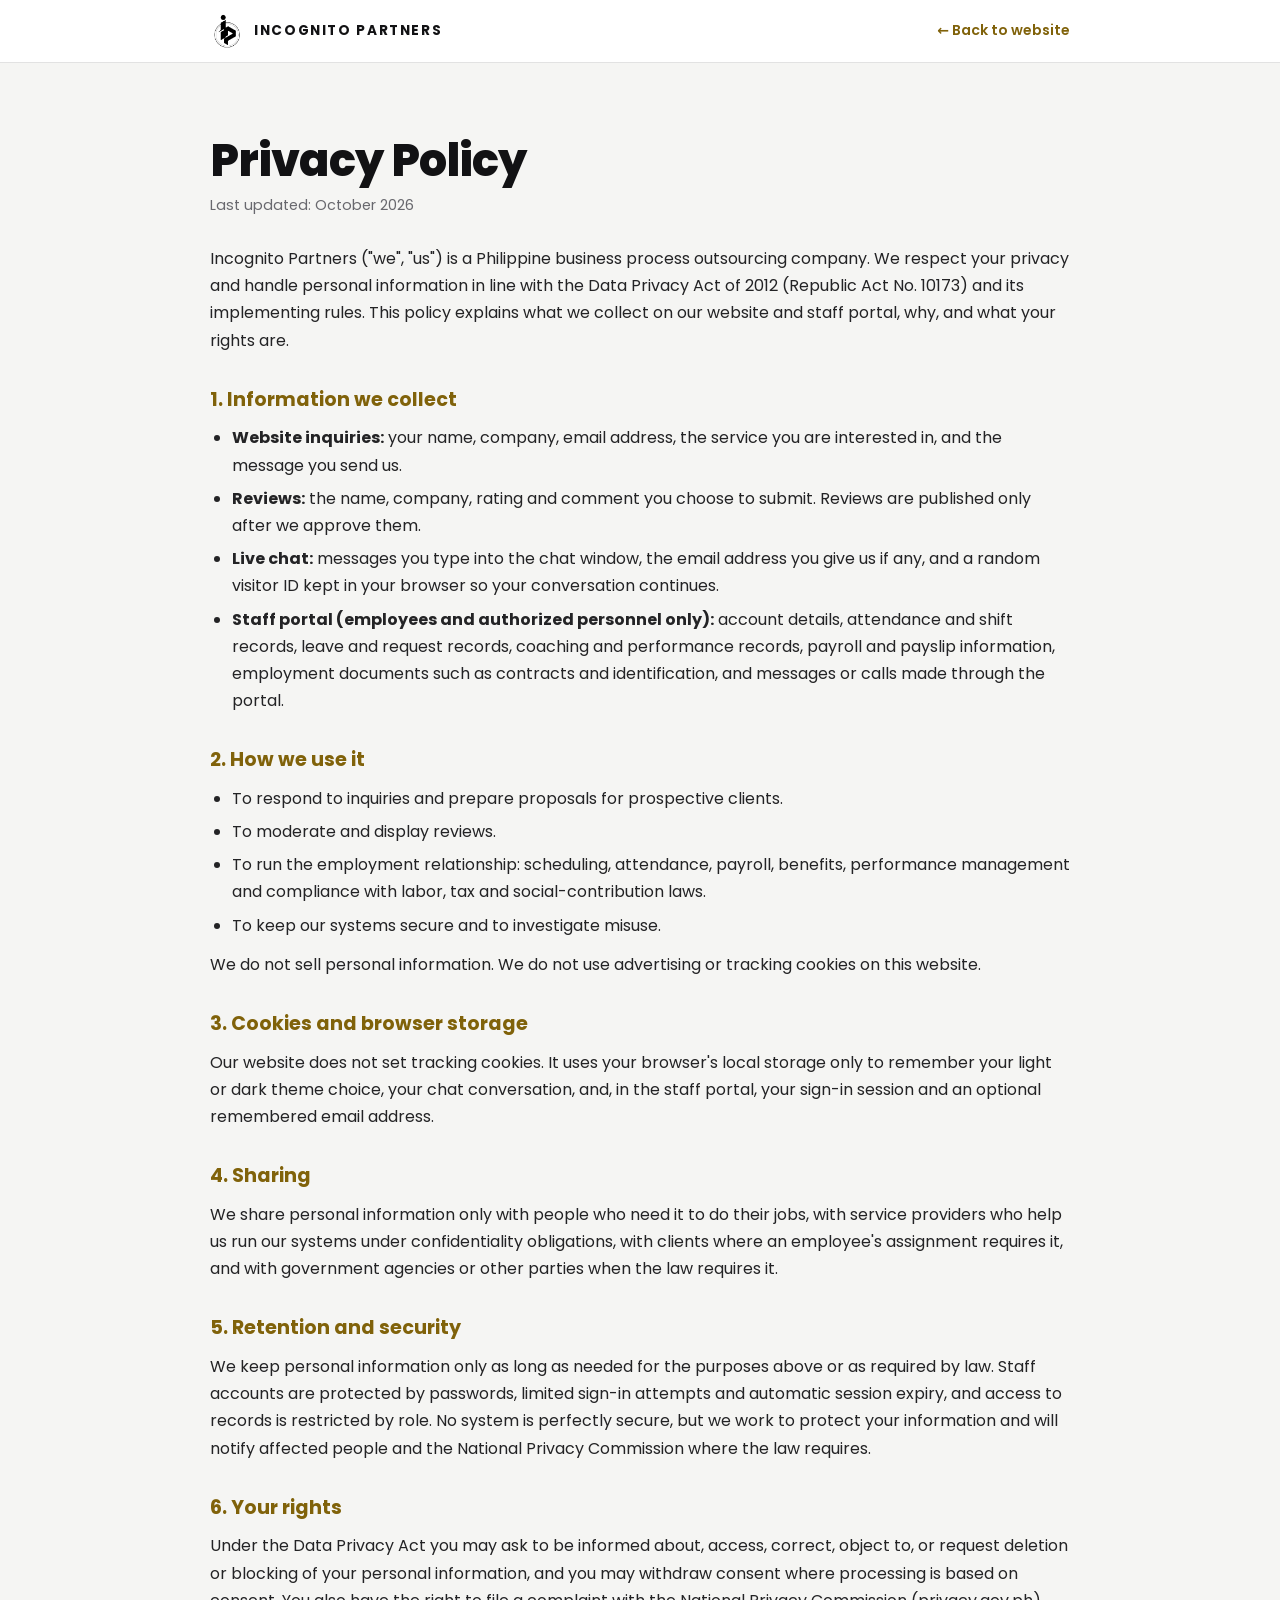
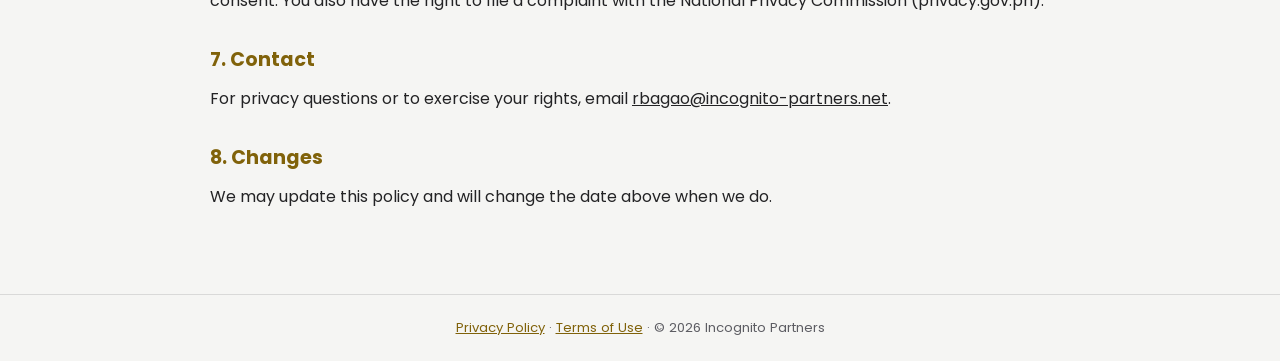
<file: privacy.html>
<!DOCTYPE html>
<html lang="en"><head><meta charset="UTF-8"/><meta name="viewport" content="width=device-width,initial-scale=1"/>
<title>Privacy Policy | Incognito Partners</title><meta name="description" content="How Incognito Partners collects, uses and protects personal information, in line with the Philippine Data Privacy Act of 2012."/>
<meta name="theme-color" content="#101012"/><link rel="icon" href="/logo.png" type="image/png"/>
<link href="https://fonts.googleapis.com/css2?family=Poppins:wght@400;600;700;800&display=swap" rel="stylesheet"/>
<link rel="stylesheet" href="/site.css"/></head><body>
<header class="top"><div class="in"><a class="brand" href="/"><img src="/logo.png" alt=""/>Incognito Partners</a><a class="back" href="/">← Back to website</a></div></header>
<main>
<h1>Privacy Policy</h1><p class="upd">Last updated: October 2026</p>
<p>Incognito Partners ("we", "us") is a Philippine business process outsourcing company. We respect your privacy and handle personal information in line with the Data Privacy Act of 2012 (Republic Act No. 10173) and its implementing rules. This policy explains what we collect on our website and staff portal, why, and what your rights are.</p>
<h2>1. Information we collect</h2>
<ul>
<li><b>Website inquiries:</b> your name, company, email address, the service you are interested in, and the message you send us.</li>
<li><b>Reviews:</b> the name, company, rating and comment you choose to submit. Reviews are published only after we approve them.</li>
<li><b>Live chat:</b> messages you type into the chat window, the email address you give us if any, and a random visitor ID kept in your browser so your conversation continues.</li>
<li><b>Staff portal (employees and authorized personnel only):</b> account details, attendance and shift records, leave and request records, coaching and performance records, payroll and payslip information, employment documents such as contracts and identification, and messages or calls made through the portal.</li>
</ul>
<h2>2. How we use it</h2>
<ul>
<li>To respond to inquiries and prepare proposals for prospective clients.</li>
<li>To moderate and display reviews.</li>
<li>To run the employment relationship: scheduling, attendance, payroll, benefits, performance management and compliance with labor, tax and social-contribution laws.</li>
<li>To keep our systems secure and to investigate misuse.</li>
</ul>
<p>We do not sell personal information. We do not use advertising or tracking cookies on this website.</p>
<h2>3. Cookies and browser storage</h2>
<p>Our website does not set tracking cookies. It uses your browser's local storage only to remember your light or dark theme choice, your chat conversation, and, in the staff portal, your sign-in session and an optional remembered email address.</p>
<h2>4. Sharing</h2>
<p>We share personal information only with people who need it to do their jobs, with service providers who help us run our systems under confidentiality obligations, with clients where an employee's assignment requires it, and with government agencies or other parties when the law requires it.</p>
<h2>5. Retention and security</h2>
<p>We keep personal information only as long as needed for the purposes above or as required by law. Staff accounts are protected by passwords, limited sign-in attempts and automatic session expiry, and access to records is restricted by role. No system is perfectly secure, but we work to protect your information and will notify affected people and the National Privacy Commission where the law requires.</p>
<h2>6. Your rights</h2>
<p>Under the Data Privacy Act you may ask to be informed about, access, correct, object to, or request deletion or blocking of your personal information, and you may withdraw consent where processing is based on consent. You also have the right to file a complaint with the National Privacy Commission (privacy.gov.ph).</p>
<h2>7. Contact</h2>
<p>For privacy questions or to exercise your rights, email <a href="mailto:rbagao@incognito-partners.net">rbagao@incognito-partners.net</a>.</p>
<h2>8. Changes</h2>
<p>We may update this policy and will change the date above when we do.</p>
</main><footer class="foot"><a href="/privacy">Privacy Policy</a> · <a href="/terms">Terms of Use</a> · © <span id="y"></span> Incognito Partners</footer>
<script>document.getElementById('y').textContent=new Date().getFullYear()</script></body></html>
</file>
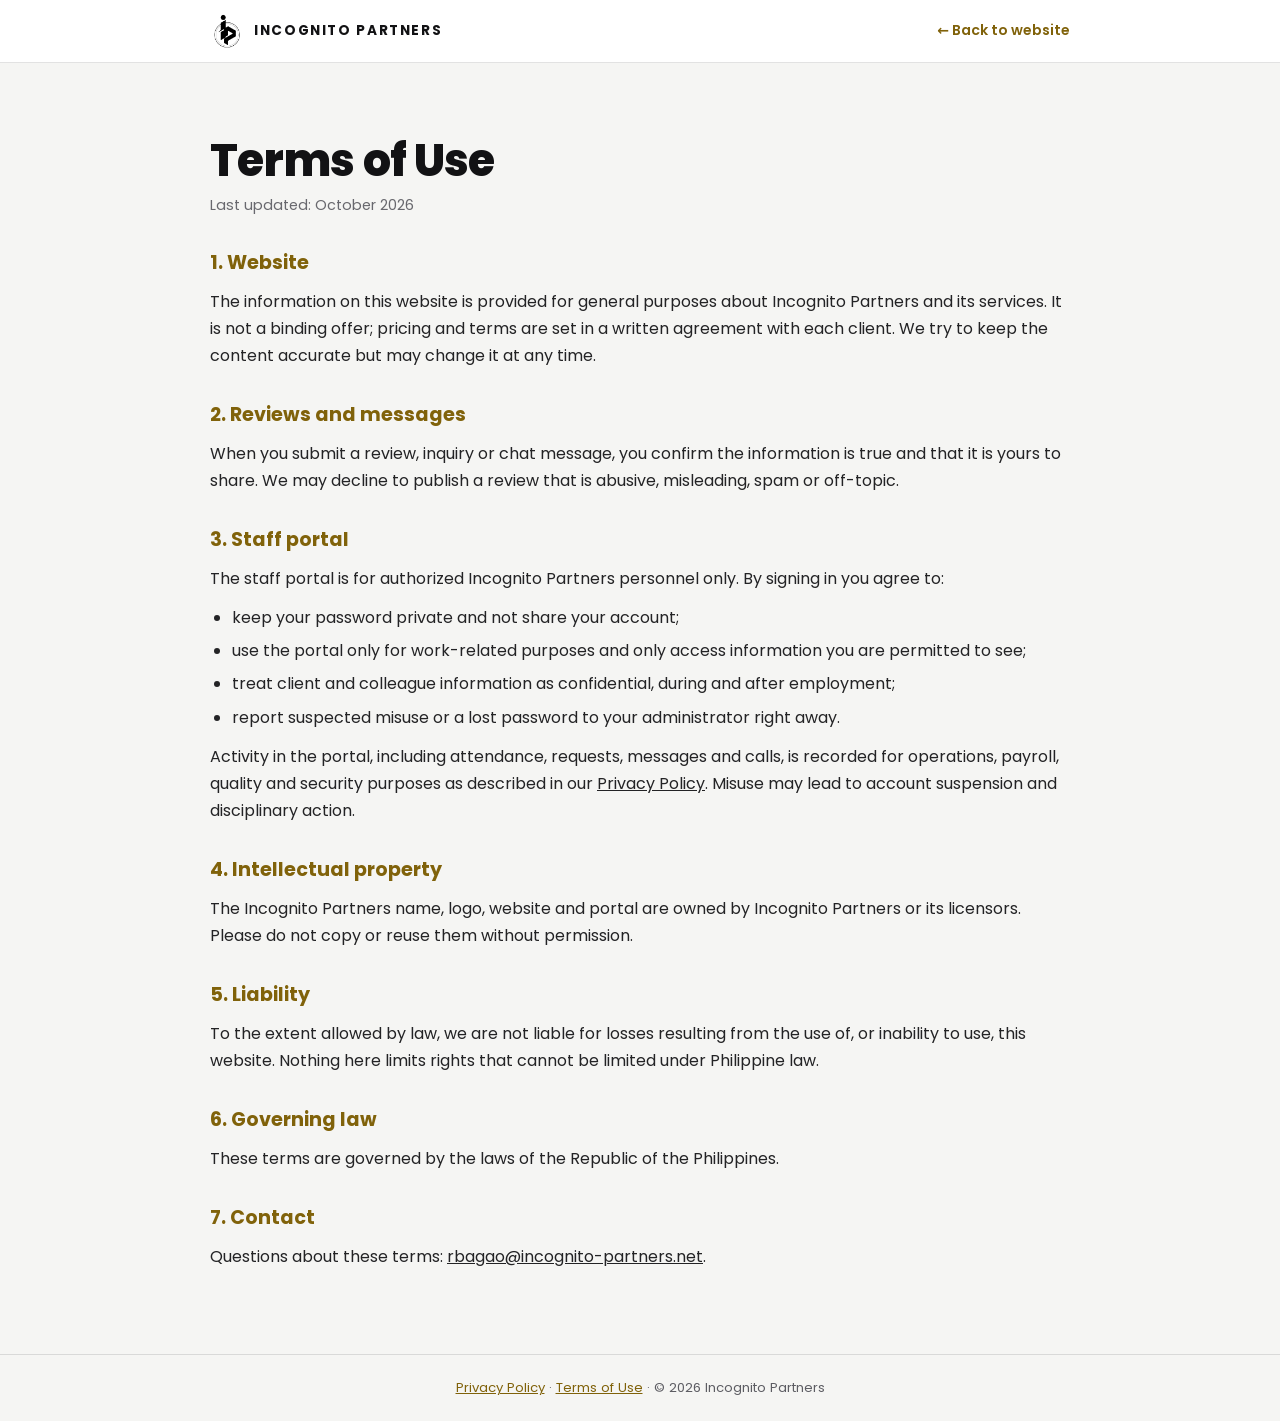
<file: terms.html>
<!DOCTYPE html>
<html lang="en"><head><meta charset="UTF-8"/><meta name="viewport" content="width=device-width,initial-scale=1"/>
<title>Terms of Use | Incognito Partners</title><meta name="description" content="Terms for using the Incognito Partners website and staff portal."/>
<meta name="theme-color" content="#101012"/><link rel="icon" href="/logo.png" type="image/png"/>
<link href="https://fonts.googleapis.com/css2?family=Poppins:wght@400;600;700;800&display=swap" rel="stylesheet"/>
<link rel="stylesheet" href="/site.css"/></head><body>
<header class="top"><div class="in"><a class="brand" href="/"><img src="/logo.png" alt=""/>Incognito Partners</a><a class="back" href="/">← Back to website</a></div></header>
<main>
<h1>Terms of Use</h1><p class="upd">Last updated: October 2026</p>
<h2>1. Website</h2>
<p>The information on this website is provided for general purposes about Incognito Partners and its services. It is not a binding offer; pricing and terms are set in a written agreement with each client. We try to keep the content accurate but may change it at any time.</p>
<h2>2. Reviews and messages</h2>
<p>When you submit a review, inquiry or chat message, you confirm the information is true and that it is yours to share. We may decline to publish a review that is abusive, misleading, spam or off-topic.</p>
<h2>3. Staff portal</h2>
<p>The staff portal is for authorized Incognito Partners personnel only. By signing in you agree to:</p>
<ul>
<li>keep your password private and not share your account;</li>
<li>use the portal only for work-related purposes and only access information you are permitted to see;</li>
<li>treat client and colleague information as confidential, during and after employment;</li>
<li>report suspected misuse or a lost password to your administrator right away.</li>
</ul>
<p>Activity in the portal, including attendance, requests, messages and calls, is recorded for operations, payroll, quality and security purposes as described in our <a href="/privacy">Privacy Policy</a>. Misuse may lead to account suspension and disciplinary action.</p>
<h2>4. Intellectual property</h2>
<p>The Incognito Partners name, logo, website and portal are owned by Incognito Partners or its licensors. Please do not copy or reuse them without permission.</p>
<h2>5. Liability</h2>
<p>To the extent allowed by law, we are not liable for losses resulting from the use of, or inability to use, this website. Nothing here limits rights that cannot be limited under Philippine law.</p>
<h2>6. Governing law</h2>
<p>These terms are governed by the laws of the Republic of the Philippines.</p>
<h2>7. Contact</h2>
<p>Questions about these terms: <a href="mailto:rbagao@incognito-partners.net">rbagao@incognito-partners.net</a>.</p>
</main><footer class="foot"><a href="/privacy">Privacy Policy</a> · <a href="/terms">Terms of Use</a> · © <span id="y"></span> Incognito Partners</footer>
<script>document.getElementById('y').textContent=new Date().getFullYear()</script></body></html>
</file>
<file: site.css>
*,*::before,*::after{box-sizing:border-box;margin:0;padding:0}
:root{color-scheme:dark;--bg:#101012;--bg2:#18181b;--ink:#f2f2ef;--mut:#a5a5ac;--ln:rgba(255,255,255,.13);--acc:#D3AF37;--onacc:#0a0a0a;--f:"Poppins",system-ui,-apple-system,"Segoe UI",sans-serif}
@media (prefers-color-scheme:light){:root{color-scheme:light;--bg:#f5f5f3;--bg2:#fff;--ink:#121214;--mut:#5d5d63;--ln:rgba(18,18,20,.12);--acc:#80620a}}
body{background:var(--bg);color:var(--ink);font-family:var(--f);line-height:1.7;-webkit-text-size-adjust:100%}
a{color:inherit}
.top{border-bottom:1px solid var(--ln);background:var(--bg2)}
.top .in{width:min(860px,100% - 40px);margin:0 auto;display:flex;align-items:center;justify-content:space-between;gap:16px;padding:14px 0}
.brand{display:flex;align-items:center;gap:10px;font-weight:700;letter-spacing:.12em;font-size:.85rem;text-decoration:none;text-transform:uppercase}
.brand img{width:34px;height:34px;object-fit:contain}
.back{font-size:.88rem;color:var(--acc);text-decoration:none;font-weight:600}
.back:hover{text-decoration:underline}
main{width:min(860px,100% - 40px);margin:0 auto;padding:clamp(36px,7vw,72px) 0}
h1{font-size:clamp(1.9rem,5vw,2.8rem);line-height:1.15;font-weight:800;letter-spacing:-.02em;margin-bottom:6px}
.upd{color:var(--mut);font-size:.9rem;margin-bottom:28px}
h2{font-size:1.2rem;font-weight:700;margin:30px 0 8px;color:var(--acc)}
p,li{color:var(--ink);opacity:.92;font-size:1rem}
p{margin:0 0 12px}ul{margin:0 0 12px 22px}li{margin-bottom:6px}
.foot{border-top:1px solid var(--ln);padding:22px 0;text-align:center;color:var(--mut);font-size:.82rem}
.foot a{color:var(--acc)}
.c404{text-align:center;padding:clamp(60px,14vw,140px) 0}
.c404 .big{font-size:clamp(5rem,20vw,9rem);font-weight:800;line-height:1;color:var(--acc);letter-spacing:-.04em}
.c404 p{color:var(--mut);margin:12px auto 26px;max-width:46ch}
.btn{display:inline-block;background:var(--acc);color:var(--onacc);font-weight:700;font-size:.92rem;padding:.8em 1.7em;border-radius:999px;text-decoration:none}
:focus-visible{outline:2px solid var(--acc);outline-offset:3px}
</file>
